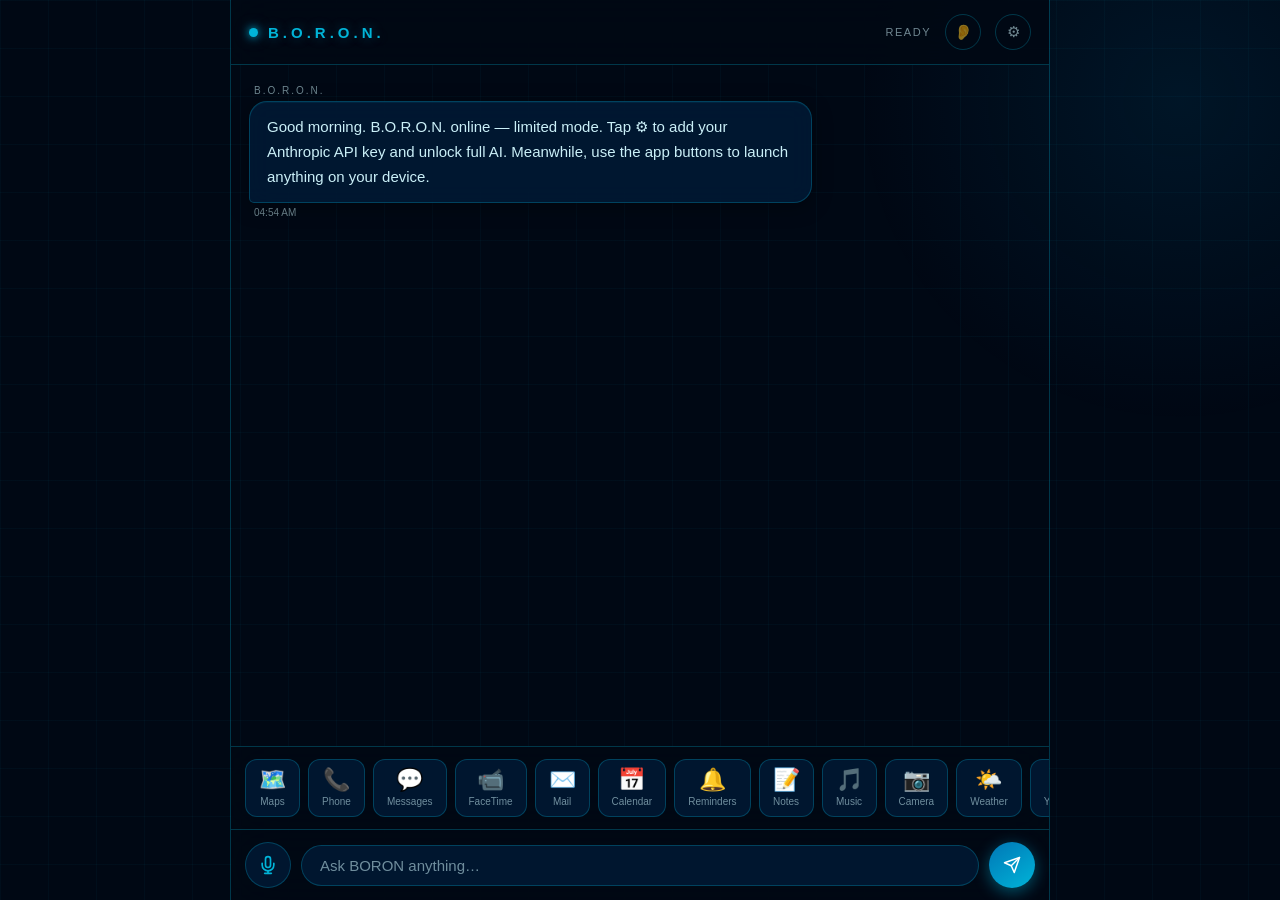
<file: assistant/index.html>
<!DOCTYPE html>
<html lang="en">
<head>
  <meta charset="UTF-8">
  <meta name="viewport" content="width=device-width, initial-scale=1.0, viewport-fit=cover">

  <!-- iOS PWA -->
  <meta name="apple-mobile-web-app-capable" content="yes">
  <meta name="apple-mobile-web-app-status-bar-style" content="black-translucent">
  <meta name="apple-mobile-web-app-title" content="BORON">
  <link rel="apple-touch-icon" href="icons/icon.svg">

  <!-- PWA -->
  <link rel="manifest" href="manifest.json">
  <meta name="theme-color" content="#000814">
  <meta name="description" content="BORON — your personal AI assistant powered by Claude. Works on iPhone, iPad, and MacBook.">

  <title>B.O.R.O.N. — AI Assistant</title>
  <link rel="stylesheet" href="css/jarvis.css">
</head>
<body>
<div id="app">

  <!-- ── Header ── -->
  <header id="header">
    <div class="header-left">
      <div class="status-orb" id="status-orb"></div>
      <span class="brand">B.O.R.O.N.</span>
    </div>
    <div class="header-right">
      <span id="status-text">Ready</span>
      <button class="icon-btn wake-btn" id="wake-btn" aria-label="Toggle Hey Boron wake word" title="Hey Boron">👂</button>
      <button class="icon-btn" id="settings-btn" aria-label="Settings">⚙</button>
    </div>
  </header>

  <!-- ── Chat ── -->
  <main id="chat-area" role="log" aria-live="polite" aria-label="Conversation">
    <div id="messages"></div>
  </main>

  <!-- ── Quick App Launcher ── -->
  <section id="quick-apps" aria-label="Quick app launcher">
    <div class="apps-scroll">

      <button class="app-btn" data-app="maps">
        <span class="app-icon">🗺️</span>
        <span class="app-label">Maps</span>
      </button>

      <button class="app-btn" data-app="phone">
        <span class="app-icon">📞</span>
        <span class="app-label">Phone</span>
      </button>

      <button class="app-btn" data-app="messages">
        <span class="app-icon">💬</span>
        <span class="app-label">Messages</span>
      </button>

      <button class="app-btn" data-app="facetime">
        <span class="app-icon">📹</span>
        <span class="app-label">FaceTime</span>
      </button>

      <button class="app-btn" data-app="mail">
        <span class="app-icon">✉️</span>
        <span class="app-label">Mail</span>
      </button>

      <button class="app-btn" data-app="calendar">
        <span class="app-icon">📅</span>
        <span class="app-label">Calendar</span>
      </button>

      <button class="app-btn" data-app="reminders">
        <span class="app-icon">🔔</span>
        <span class="app-label">Reminders</span>
      </button>

      <button class="app-btn" data-app="notes">
        <span class="app-icon">📝</span>
        <span class="app-label">Notes</span>
      </button>

      <button class="app-btn" data-app="music">
        <span class="app-icon">🎵</span>
        <span class="app-label">Music</span>
      </button>

      <button class="app-btn" data-app="camera">
        <span class="app-icon">📷</span>
        <span class="app-label">Camera</span>
      </button>

      <button class="app-btn" data-app="weather">
        <span class="app-icon">🌤️</span>
        <span class="app-label">Weather</span>
      </button>

      <button class="app-btn" data-app="youtube">
        <span class="app-icon">▶️</span>
        <span class="app-label">YouTube</span>
      </button>

      <button class="app-btn" data-app="spotify">
        <span class="app-icon">🎧</span>
        <span class="app-label">Spotify</span>
      </button>

      <button class="app-btn" data-app="instagram">
        <span class="app-icon">📸</span>
        <span class="app-label">Instagram</span>
      </button>

      <button class="app-btn" data-app="settings">
        <span class="app-icon">⚙️</span>
        <span class="app-label">Settings</span>
      </button>

    </div>
  </section>

  <!-- ── Input bar ── -->
  <footer id="input-area">
    <button class="voice-btn" id="voice-btn" aria-label="Voice input">
      <svg viewBox="0 0 24 24" fill="none" stroke="currentColor" stroke-width="2" stroke-linecap="round" stroke-linejoin="round">
        <path d="M12 2a3 3 0 0 1 3 3v7a3 3 0 0 1-6 0V5a3 3 0 0 1 3-3z"/>
        <path d="M19 10v2a7 7 0 0 1-14 0v-2"/>
        <line x1="12" y1="19" x2="12" y2="22"/>
        <line x1="8"  y1="22" x2="16" y2="22"/>
      </svg>
    </button>

    <input type="text" id="text-input"
           placeholder="Ask BORON anything…"
           autocomplete="off"
           autocorrect="off"
           autocapitalize="sentences"
           spellcheck="true"
           enterkeyhint="send"
           aria-label="Message input">

    <button class="send-btn" id="send-btn" aria-label="Send">
      <svg viewBox="0 0 24 24" fill="none" stroke="currentColor" stroke-width="2" stroke-linecap="round" stroke-linejoin="round">
        <line x1="22" y1="2" x2="11" y2="13"/>
        <polygon points="22 2 15 22 11 13 2 9 22 2"/>
      </svg>
    </button>
  </footer>

</div><!-- #app -->

<!-- ── Settings modal ── -->
<div id="settings-modal" class="modal hidden" role="dialog" aria-modal="true" aria-label="Settings">
  <div class="modal-content">
    <div class="modal-handle"></div>
    <h2>Configuration</h2>
    <p class="modal-desc">
      Your API key is stored only on this device — it is never sent anywhere except directly to Anthropic's servers.
      Get a key at <strong>console.anthropic.com</strong>.
    </p>

    <label>
      Anthropic API Key
      <input type="password" id="api-key-input" placeholder="sk-ant-api03-…" autocomplete="off">
    </label>

    <label>
      Your Name
      <input type="text" id="user-name-input" placeholder="e.g. Tony" autocomplete="given-name">
    </label>

    <label>
      Assistant Voice
      <select id="voice-select">
        <option value="">System Default</option>
      </select>
    </label>

    <div class="modal-actions">
      <button id="save-settings-btn"  class="primary-btn">Save</button>
      <button id="close-settings-btn" class="ghost-btn">Cancel</button>
    </div>
  </div>
</div>

<!-- ── Listening overlay ── -->
<div id="listening-overlay" class="hidden" role="status" aria-live="assertive">
  <div class="listening-content">
    <div class="voice-orb">
      <div class="ring ring-1"></div>
      <div class="ring ring-2"></div>
      <div class="ring ring-3"></div>
      <div class="core"></div>
    </div>
    <p id="interim-text">Listening…</p>
    <button id="stop-listening-btn">Stop</button>
  </div>
</div>

<script src="js/main.js"></script>
</body>
</html>
</file>
<file: assistant/css/jarvis.css>
:root {
  --bg:           #000814;
  --bg-glass:     rgba(0, 8, 20, 0.88);
  --panel:        rgba(0, 30, 60, 0.72);
  --primary:      #00b4d8;
  --primary-dim:  rgba(0, 180, 216, 0.35);
  --secondary:    #0077b6;
  --accent:       #90e0ef;
  --gold:         #ffd166;
  --text:         #caf0f8;
  --text-dim:     rgba(202, 240, 248, 0.55);
  --border:       rgba(0, 180, 216, 0.28);
  --danger:       #ef233c;
  --success:      #06d6a0;
  --radius:       18px;
  --radius-sm:    12px;
  --safe-t:       env(safe-area-inset-top,    0px);
  --safe-b:       env(safe-area-inset-bottom, 0px);
  --safe-l:       env(safe-area-inset-left,   0px);
  --safe-r:       env(safe-area-inset-right,  0px);
}

/* ── Reset ── */
*, *::before, *::after { margin: 0; padding: 0; box-sizing: border-box; }
html, body { height: 100%; overflow: hidden; }

body {
  background: var(--bg);
  color: var(--text);
  font-family: -apple-system, BlinkMacSystemFont, 'SF Pro Text', 'Segoe UI', sans-serif;
  -webkit-font-smoothing: antialiased;
  -webkit-tap-highlight-color: transparent;
  -webkit-touch-callout: none;
}

/* Subtle hex grid background */
body::before {
  content: '';
  position: fixed;
  inset: 0;
  background-image:
    linear-gradient(rgba(0, 180, 216, 0.04) 1px, transparent 1px),
    linear-gradient(90deg, rgba(0, 180, 216, 0.04) 1px, transparent 1px);
  background-size: 48px 48px;
  pointer-events: none;
  z-index: 0;
}

/* Drifting ambient orb */
body::after {
  content: '';
  position: fixed;
  width: 700px;
  height: 700px;
  border-radius: 50%;
  background: radial-gradient(circle, rgba(0, 119, 182, 0.12) 0%, transparent 65%);
  top: -250px;
  right: -250px;
  animation: drift 25s ease-in-out infinite;
  pointer-events: none;
  z-index: 0;
}

@keyframes drift {
  0%,100% { transform: translate(0,  0  ); }
  25%      { transform: translate(-60px, 120px); }
  50%      { transform: translate(-110px, 60px); }
  75%      { transform: translate(-30px, -40px); }
}

/* ── App Shell ── */
#app {
  position: relative;
  z-index: 1;
  height: 100vh;
  height: 100dvh;
  display: flex;
  flex-direction: column;
  max-width: 820px;
  margin: 0 auto;
}

/* ── Header ── */
#header {
  display: flex;
  align-items: center;
  justify-content: space-between;
  padding: calc(var(--safe-t) + 14px) calc(var(--safe-r) + 18px) 14px calc(var(--safe-l) + 18px);
  background: var(--bg-glass);
  backdrop-filter: blur(24px);
  -webkit-backdrop-filter: blur(24px);
  border-bottom: 1px solid var(--border);
  flex-shrink: 0;
}

.header-left { display: flex; align-items: center; gap: 10px; }
.header-right { display: flex; align-items: center; gap: 14px; }

.status-orb {
  width: 9px;
  height: 9px;
  border-radius: 50%;
  background: var(--primary);
  box-shadow: 0 0 8px var(--primary), 0 0 16px var(--primary-dim);
  animation: pulseOrb 2.4s ease-in-out infinite;
  flex-shrink: 0;
}
.status-orb.thinking {
  background: var(--gold);
  box-shadow: 0 0 8px var(--gold), 0 0 20px rgba(255,209,102,0.5);
  animation: pulseOrb 0.5s ease-in-out infinite;
}
.status-orb.error {
  background: var(--danger);
  box-shadow: 0 0 8px var(--danger);
  animation: none;
}
.status-orb.listening {
  background: var(--danger);
  box-shadow: 0 0 8px var(--danger), 0 0 20px rgba(239,35,60,0.5);
  animation: pulseOrb 0.6s ease-in-out infinite;
}

@keyframes pulseOrb {
  0%,100% { transform: scale(1);   opacity: 1;   }
  50%      { transform: scale(1.4); opacity: 0.65; }
}

.brand {
  font-size: 15px;
  font-weight: 700;
  letter-spacing: 4px;
  color: var(--primary);
  text-shadow: 0 0 12px var(--primary-dim);
  font-variant: small-caps;
}

#status-text {
  font-size: 11px;
  color: var(--text-dim);
  letter-spacing: 1.5px;
  text-transform: uppercase;
}

.icon-btn {
  width: 36px;
  height: 36px;
  border-radius: 50%;
  background: none;
  border: 1px solid var(--border);
  color: var(--text-dim);
  font-size: 15px;
  cursor: pointer;
  display: flex;
  align-items: center;
  justify-content: center;
  transition: border-color 0.2s, color 0.2s, box-shadow 0.2s;
}
.icon-btn:hover, .icon-btn:active {
  border-color: var(--primary);
  color: var(--primary);
  box-shadow: 0 0 10px var(--primary-dim);
}

/* ── Chat Area ── */
#chat-area {
  flex: 1;
  overflow-y: auto;
  overflow-x: hidden;
  padding: 20px 18px;
  display: flex;
  flex-direction: column;
  gap: 14px;
  -webkit-overflow-scrolling: touch;
  scroll-behavior: smooth;
}
#chat-area::-webkit-scrollbar { width: 3px; }
#chat-area::-webkit-scrollbar-track { background: transparent; }
#chat-area::-webkit-scrollbar-thumb { background: var(--border); border-radius: 2px; }

/* ── Messages ── */
.message {
  display: flex;
  flex-direction: column;
  max-width: 86%;
  animation: msgIn 0.28s cubic-bezier(0.34,1.3,0.64,1);
}
@keyframes msgIn {
  from { opacity: 0; transform: translateY(12px) scale(0.97); }
  to   { opacity: 1; transform: translateY(0)   scale(1);    }
}

.message.user      { align-self: flex-end;   align-items: flex-end;   }
.message.assistant { align-self: flex-start;  align-items: flex-start; }
.message.system    { align-self: center;      align-items: center; max-width: 100%; }

.msg-label {
  font-size: 10px;
  letter-spacing: 2px;
  text-transform: uppercase;
  color: var(--text-dim);
  margin-bottom: 5px;
  padding: 0 5px;
}

.msg-bubble {
  padding: 13px 17px;
  border-radius: var(--radius);
  font-size: 15px;
  line-height: 1.65;
  word-break: break-word;
}

.message.user .msg-bubble {
  background: linear-gradient(145deg, var(--secondary), var(--primary));
  border-bottom-right-radius: 5px;
  color: #fff;
  box-shadow: 0 5px 22px rgba(0, 119, 182, 0.45);
}

.message.assistant .msg-bubble {
  background: var(--panel);
  border: 1px solid var(--border);
  border-bottom-left-radius: 5px;
  backdrop-filter: blur(12px);
  -webkit-backdrop-filter: blur(12px);
  color: var(--text);
  box-shadow: 0 4px 20px rgba(0,0,0,0.35), inset 0 1px 0 rgba(0,180,216,0.08);
}

.message.system .msg-bubble {
  background: rgba(255,255,255,0.04);
  border: 1px solid rgba(255,255,255,0.08);
  border-radius: 20px;
  font-size: 12px;
  color: var(--text-dim);
  padding: 7px 16px;
  text-align: center;
}

.msg-time {
  font-size: 10px;
  color: var(--text-dim);
  margin-top: 4px;
  padding: 0 5px;
}

/* Typing dots */
.typing-indicator {
  display: flex;
  gap: 5px;
  padding: 14px 18px;
  background: var(--panel);
  border: 1px solid var(--border);
  border-radius: var(--radius);
  border-bottom-left-radius: 5px;
  width: fit-content;
  backdrop-filter: blur(12px);
  -webkit-backdrop-filter: blur(12px);
}
.typing-dot {
  width: 6px;
  height: 6px;
  border-radius: 50%;
  background: var(--primary);
  animation: typeDot 1.3s ease-in-out infinite;
}
.typing-dot:nth-child(2) { animation-delay: 0.22s; }
.typing-dot:nth-child(3) { animation-delay: 0.44s; }
@keyframes typeDot {
  0%,100% { transform: translateY(0);   opacity: 0.4; }
  50%      { transform: translateY(-5px); opacity: 1;   }
}

/* ── Quick App Launcher ── */
#quick-apps {
  flex-shrink: 0;
  padding: 8px 0;
  background: var(--bg-glass);
  backdrop-filter: blur(24px);
  -webkit-backdrop-filter: blur(24px);
  border-top:    1px solid var(--border);
  border-bottom: 1px solid var(--border);
}

.apps-scroll {
  display: flex;
  gap: 8px;
  padding: 4px calc(var(--safe-l) + 14px) 4px calc(var(--safe-l) + 14px);
  overflow-x: auto;
  scrollbar-width: none;
  -ms-overflow-style: none;
}
.apps-scroll::-webkit-scrollbar { display: none; }

.app-btn {
  display: flex;
  flex-direction: column;
  align-items: center;
  gap: 5px;
  background: var(--panel);
  border: 1px solid var(--border);
  border-radius: var(--radius-sm);
  padding: 9px 13px;
  cursor: pointer;
  flex-shrink: 0;
  color: var(--text);
  transition: background 0.18s, border-color 0.18s, transform 0.18s, box-shadow 0.18s;
}
.app-btn:hover, .app-btn:active {
  background: rgba(0,180,216,0.14);
  border-color: var(--primary);
  box-shadow: 0 0 14px var(--primary-dim);
  transform: translateY(-2px);
}
.app-icon  { font-size: 22px; line-height: 1; }
.app-label { font-size: 10px; color: var(--text-dim); white-space: nowrap; }

/* ── Input Area ── */
#input-area {
  display: flex;
  align-items: center;
  gap: 10px;
  padding: 12px calc(var(--safe-r) + 14px) calc(12px + var(--safe-b)) calc(var(--safe-l) + 14px);
  background: var(--bg-glass);
  backdrop-filter: blur(24px);
  -webkit-backdrop-filter: blur(24px);
  flex-shrink: 0;
}

.voice-btn {
  width: 46px;
  height: 46px;
  border-radius: 50%;
  background: var(--panel);
  border: 1px solid var(--border);
  color: var(--primary);
  cursor: pointer;
  display: flex;
  align-items: center;
  justify-content: center;
  flex-shrink: 0;
  transition: background 0.2s, border-color 0.2s, box-shadow 0.2s;
}
.voice-btn svg { width: 20px; height: 20px; }
.voice-btn:hover, .voice-btn:active {
  background: rgba(0,180,216,0.18);
  border-color: var(--primary);
  box-shadow: 0 0 16px var(--primary-dim);
}
.voice-btn.listening {
  background: rgba(239,35,60,0.18);
  border-color: var(--danger);
  color: var(--danger);
  animation: voicePulse 0.9s ease-in-out infinite;
}
@keyframes voicePulse {
  0%,100% { box-shadow: 0 0 12px rgba(239,35,60,0.4); }
  50%      { box-shadow: 0 0 28px rgba(239,35,60,0.8); }
}

#text-input {
  flex: 1;
  min-width: 0;
  background: var(--panel);
  border: 1px solid var(--border);
  border-radius: 23px;
  padding: 11px 18px;
  color: var(--text);
  font-size: 15px;
  font-family: inherit;
  outline: none;
  transition: border-color 0.2s, box-shadow 0.2s;
}
#text-input::placeholder { color: var(--text-dim); }
#text-input:focus {
  border-color: var(--primary);
  box-shadow: 0 0 0 3px var(--primary-dim);
}

.send-btn {
  width: 46px;
  height: 46px;
  border-radius: 50%;
  background: linear-gradient(145deg, var(--secondary), var(--primary));
  border: none;
  color: #fff;
  cursor: pointer;
  display: flex;
  align-items: center;
  justify-content: center;
  flex-shrink: 0;
  box-shadow: 0 4px 16px rgba(0,180,216,0.45);
  transition: transform 0.15s, box-shadow 0.15s;
}
.send-btn svg { width: 18px; height: 18px; }
.send-btn:hover, .send-btn:active {
  transform: scale(1.1);
  box-shadow: 0 6px 22px rgba(0,180,216,0.65);
}

/* ── Listening Overlay ── */
#listening-overlay {
  position: fixed;
  inset: 0;
  background: rgba(0, 8, 20, 0.94);
  backdrop-filter: blur(24px);
  -webkit-backdrop-filter: blur(24px);
  display: flex;
  align-items: center;
  justify-content: center;
  z-index: 100;
  animation: fadeIn 0.2s ease-out;
}
#listening-overlay.hidden { display: none; }

.listening-content {
  display: flex;
  flex-direction: column;
  align-items: center;
  gap: 28px;
  padding: 20px;
}

.voice-orb {
  position: relative;
  width: 160px;
  height: 160px;
  display: flex;
  align-items: center;
  justify-content: center;
}
.ring {
  position: absolute;
  border-radius: 50%;
  border: 2px solid var(--primary);
  animation: ringExpand 2.2s ease-out infinite;
}
.ring-1 { width: 76px;  height: 76px;  animation-delay: 0s;    }
.ring-2 { width: 110px; height: 110px; animation-delay: 0.44s; }
.ring-3 { width: 148px; height: 148px; animation-delay: 0.88s; }
@keyframes ringExpand {
  0%   { opacity: 0.9; transform: scale(0.75); }
  100% { opacity: 0;   transform: scale(1.05); }
}
.core {
  width: 64px;
  height: 64px;
  border-radius: 50%;
  background: radial-gradient(circle, var(--primary) 0%, var(--secondary) 55%, transparent 100%);
  box-shadow: 0 0 32px var(--primary), 0 0 64px var(--primary-dim);
  animation: coreBreath 1.2s ease-in-out infinite;
  z-index: 1;
}
@keyframes coreBreath {
  0%,100% { box-shadow: 0 0 32px var(--primary), 0 0 64px var(--primary-dim); transform: scale(1);    }
  50%      { box-shadow: 0 0 50px var(--primary), 0 0 100px var(--primary-dim); transform: scale(1.06); }
}

#interim-text {
  font-size: 17px;
  color: var(--accent);
  text-align: center;
  max-width: 300px;
  min-height: 52px;
  letter-spacing: 0.3px;
  line-height: 1.5;
}

#stop-listening-btn {
  background: rgba(239, 35, 60, 0.18);
  border: 1px solid var(--danger);
  color: var(--danger);
  padding: 11px 30px;
  border-radius: 22px;
  cursor: pointer;
  font-size: 13px;
  letter-spacing: 1.5px;
  text-transform: uppercase;
  transition: background 0.2s;
  font-family: inherit;
}
#stop-listening-btn:hover { background: rgba(239, 35, 60, 0.38); }

/* ── Settings Modal ── */
.modal {
  position: fixed;
  inset: 0;
  background: rgba(0, 0, 0, 0.72);
  backdrop-filter: blur(14px);
  -webkit-backdrop-filter: blur(14px);
  display: flex;
  align-items: flex-end;
  justify-content: center;
  z-index: 200;
  animation: fadeIn 0.2s ease-out;
}
.modal.hidden { display: none; }

.modal-content {
  background: #00101e;
  border: 1px solid var(--border);
  border-radius: var(--radius) var(--radius) 0 0;
  padding: 28px 22px calc(28px + var(--safe-b));
  width: 100%;
  max-width: 600px;
  animation: slideUp 0.3s cubic-bezier(0.34,1.1,0.64,1);
}
@keyframes slideUp {
  from { transform: translateY(100%); }
  to   { transform: translateY(0); }
}

.modal-handle {
  width: 38px;
  height: 4px;
  background: var(--border);
  border-radius: 2px;
  margin: -8px auto 22px;
}

.modal-content h2 {
  font-size: 18px;
  color: var(--primary);
  letter-spacing: 3px;
  text-transform: uppercase;
  margin-bottom: 8px;
}
.modal-desc {
  font-size: 13px;
  color: var(--text-dim);
  line-height: 1.55;
  margin-bottom: 22px;
}
.modal-content label {
  display: flex;
  flex-direction: column;
  gap: 7px;
  font-size: 11px;
  color: var(--text-dim);
  letter-spacing: 1.5px;
  text-transform: uppercase;
  margin-bottom: 16px;
}
.modal-content input,
.modal-content select {
  background: rgba(0, 30, 60, 0.85);
  border: 1px solid var(--border);
  border-radius: var(--radius-sm);
  padding: 12px 15px;
  color: var(--text);
  font-size: 15px;
  font-family: inherit;
  outline: none;
  width: 100%;
  transition: border-color 0.2s;
  appearance: none;
  -webkit-appearance: none;
}
.modal-content input:focus,
.modal-content select:focus { border-color: var(--primary); }
.modal-content select option { background: #001220; }

.modal-actions { display: flex; gap: 10px; margin-top: 6px; }

.primary-btn {
  flex: 1;
  background: linear-gradient(145deg, var(--secondary), var(--primary));
  border: none;
  border-radius: var(--radius-sm);
  padding: 15px;
  color: #fff;
  font-size: 15px;
  font-weight: 600;
  font-family: inherit;
  cursor: pointer;
  letter-spacing: 0.5px;
  transition: opacity 0.2s;
}
.primary-btn:hover { opacity: 0.88; }

.ghost-btn {
  flex: 1;
  background: none;
  border: 1px solid var(--border);
  border-radius: var(--radius-sm);
  padding: 15px;
  color: var(--text-dim);
  font-size: 15px;
  font-family: inherit;
  cursor: pointer;
  transition: border-color 0.2s, color 0.2s;
}
.ghost-btn:hover { border-color: var(--primary); color: var(--primary); }

/* ── Utilities ── */
@keyframes fadeIn {
  from { opacity: 0; }
  to   { opacity: 1; }
}

/* ── Wake word button ── */
.wake-btn.active {
  border-color: var(--success);
  color: var(--success);
  box-shadow: 0 0 10px rgba(6, 214, 160, 0.4);
  animation: wakeGlow 2s ease-in-out infinite;
}
@keyframes wakeGlow {
  0%,100% { box-shadow: 0 0 8px  rgba(6,214,160,0.35); }
  50%      { box-shadow: 0 0 18px rgba(6,214,160,0.7);  }
}

/* Wake word "standby" badge shown at top of chat */
#wake-badge {
  display: flex;
  align-items: center;
  gap: 7px;
  align-self: center;
  background: rgba(6, 214, 160, 0.1);
  border: 1px solid rgba(6, 214, 160, 0.35);
  border-radius: 20px;
  padding: 5px 14px;
  font-size: 11px;
  color: var(--success);
  letter-spacing: 1px;
  animation: fadeIn 0.3s ease-out;
}
#wake-badge .dot {
  width: 6px;
  height: 6px;
  border-radius: 50%;
  background: var(--success);
  animation: pulseOrb 1.8s ease-in-out infinite;
}

/* ── Responsive: tablet / Mac ── */
@media (min-width: 680px) {
  #app {
    border-left:  1px solid var(--border);
    border-right: 1px solid var(--border);
  }
  .message { max-width: 72%; }
  .modal-content {
    border-radius: var(--radius);
    margin-bottom: 40px;
  }
  .modal { align-items: center; }
}

@media (prefers-color-scheme: light) {
  /* Force dark mode — JARVIS is always dark */
  :root { color-scheme: dark; }
}
</file>
